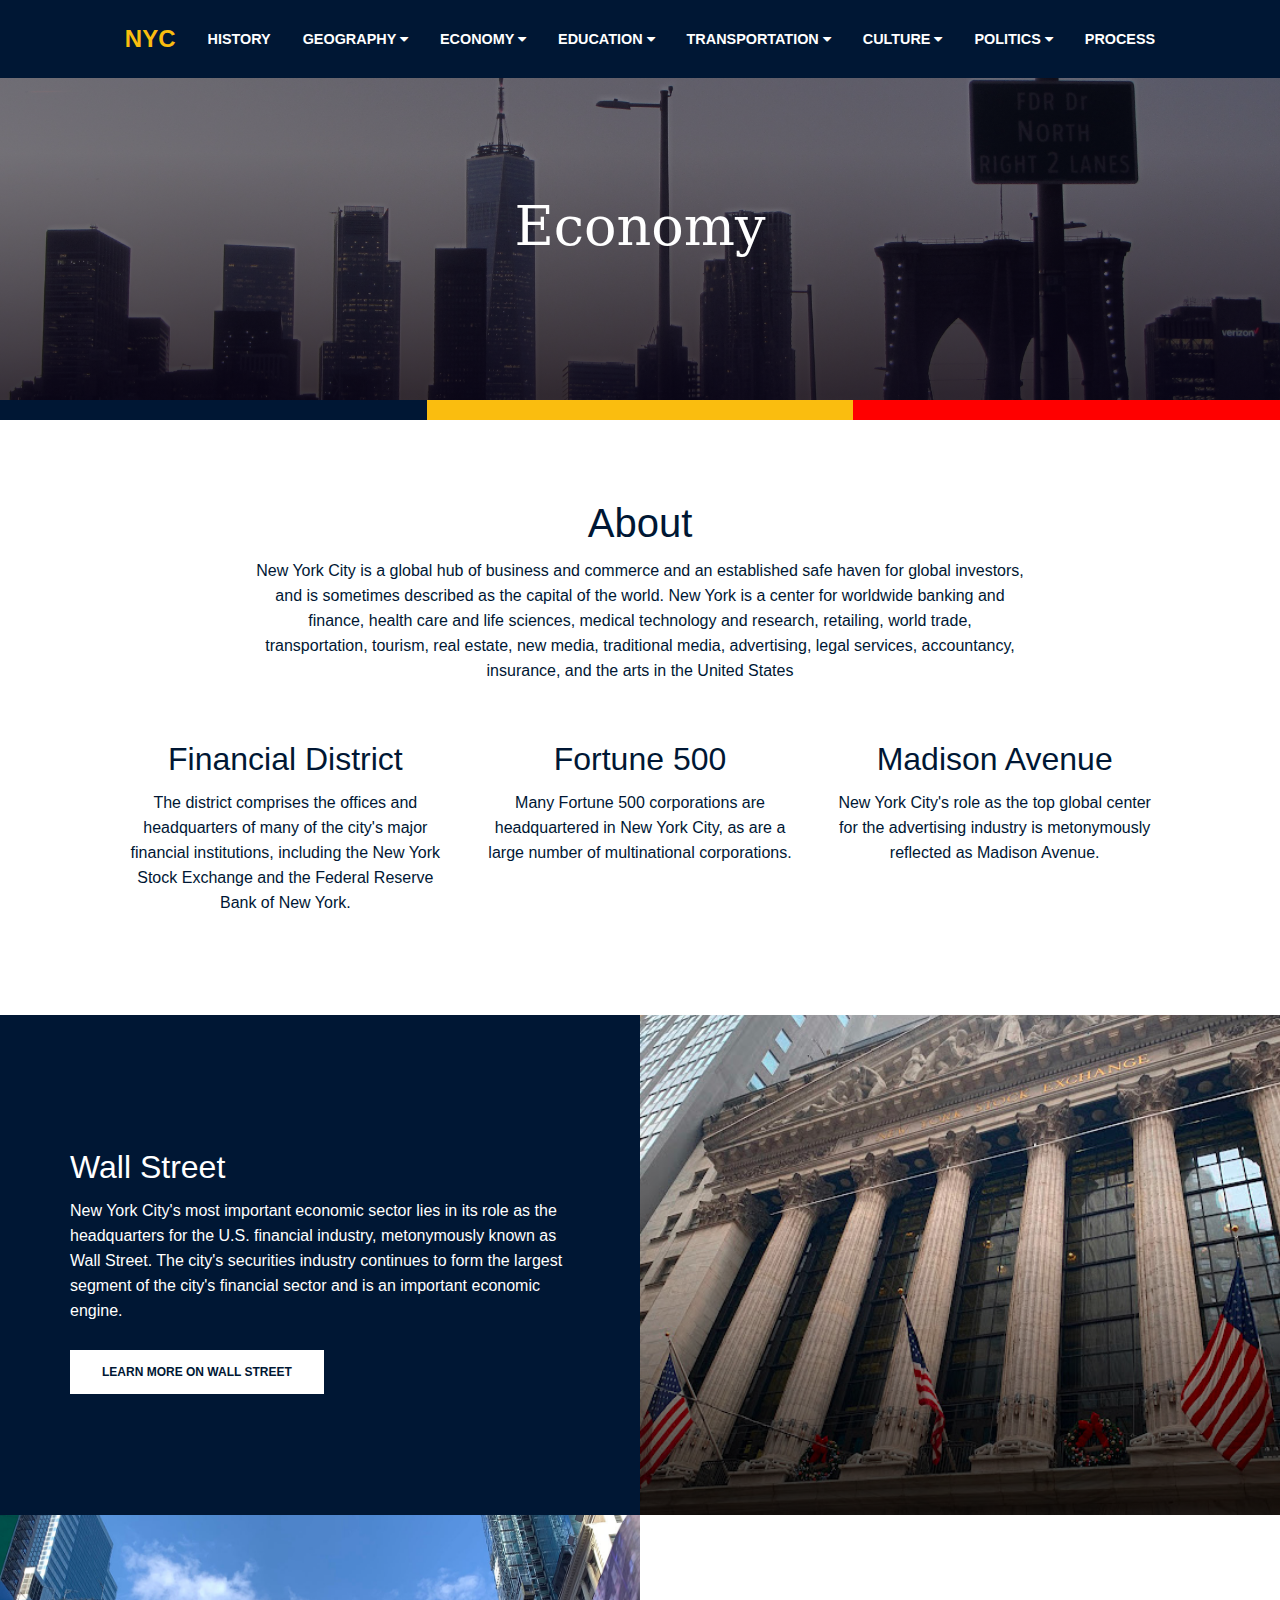
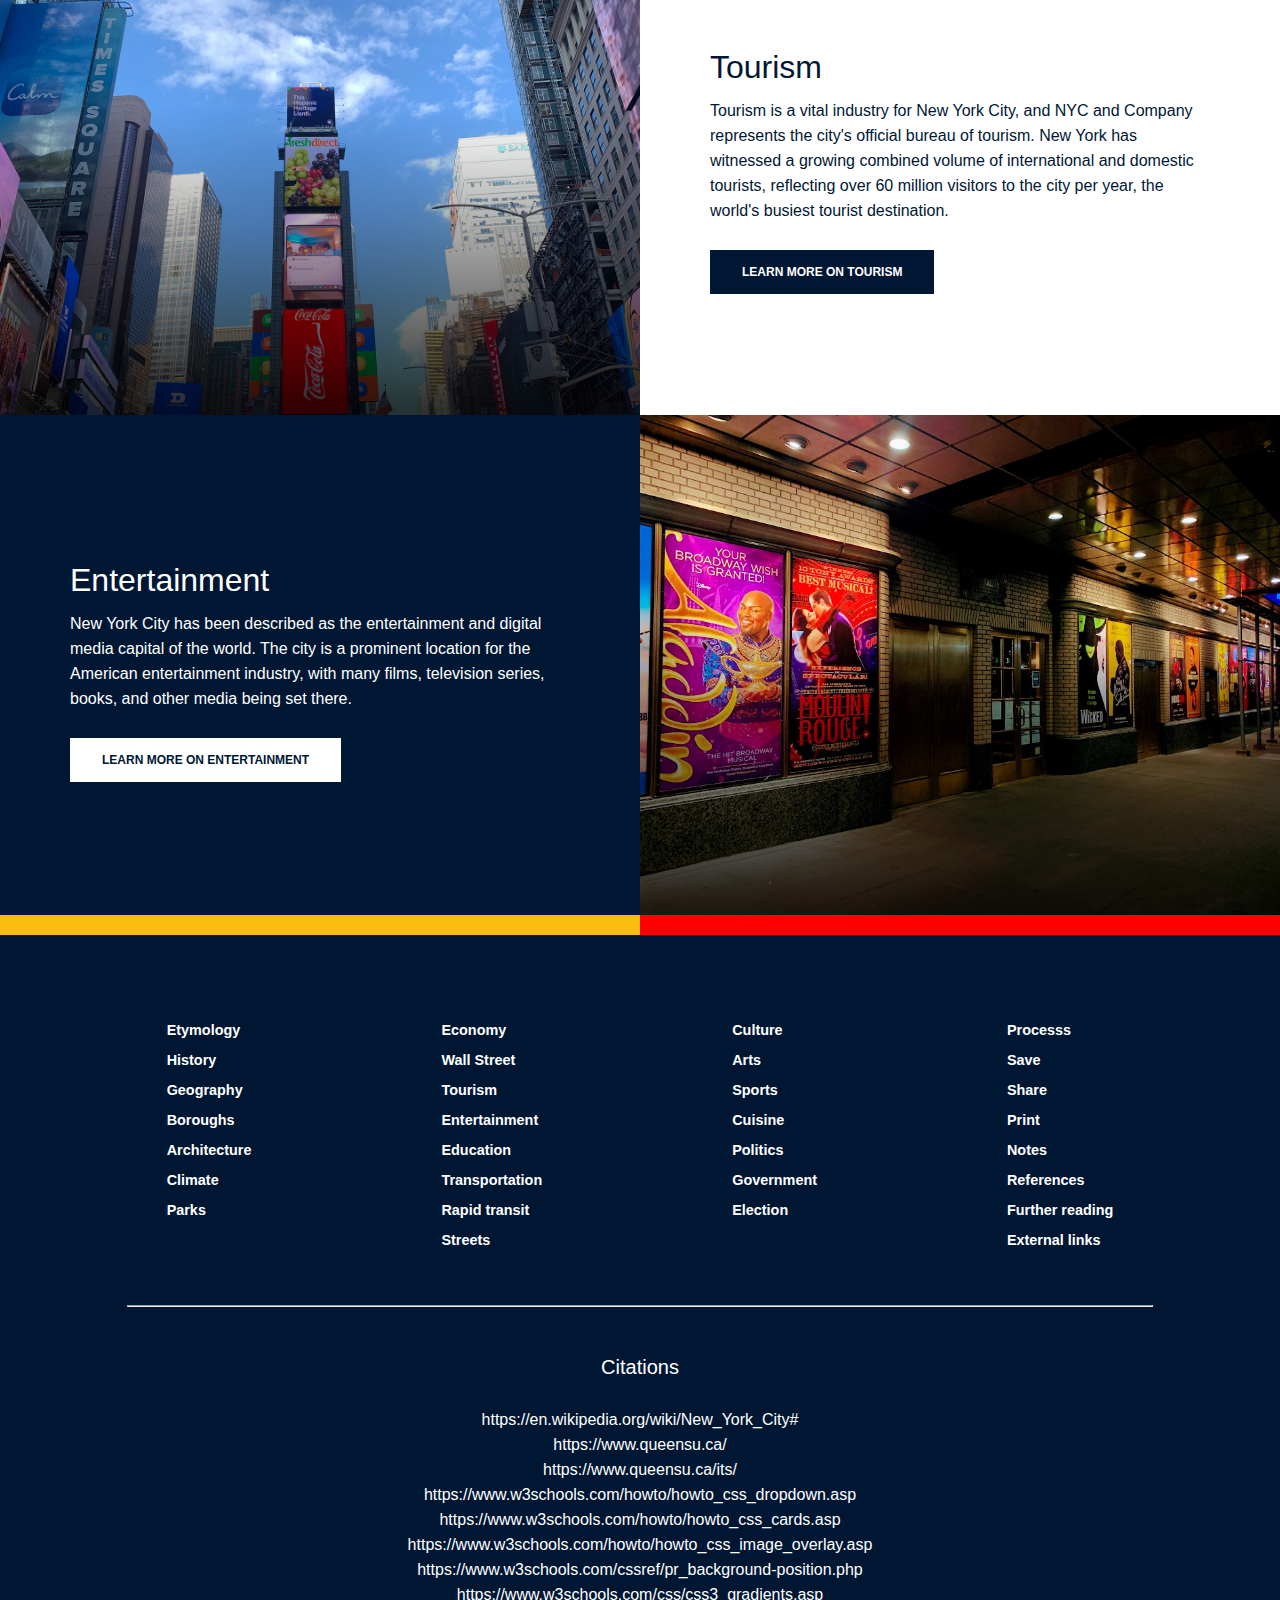
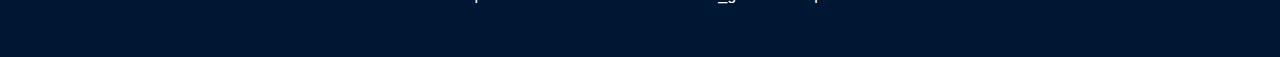
<file: cct360p1/inner.html>
<!doctype html>
<html>
<head>
<meta charset="UTF-8">
<link href="css/reset.css" rel="stylesheet">	
<link href="css/innerstyle.css" rel="stylesheet">
<link rel="stylesheet" href="https://cdnjs.cloudflare.com/ajax/libs/font-awesome/4.7.0/css/font-awesome.min.css">
	
<title>Inner Page</title>
</head>

<body>
	
	<div class="navbar">
		<a href="index.html" class="nav-logo">NYC</a>
  		<a href="#">History</a>
  		<div class="dropdown">
    		<button class="dropbtn">Geography 
      		<i class="fa fa-caret-down"></i>
    		</button>
    		<div class="dropdown-content">
      			<a href="#">The Boroughs</a>
      			<a href="#">Architecture</a>
      			<a href="#">Climate</a>
				<a href="#">Parks</a>
				<a href="#">Military installations</a>
    		</div>
  		</div> 
		<div class="dropdown">
    		<button class="dropbtn">Economy 
      		<i class="fa fa-caret-down"></i>
    		</button>
    		<div class="dropdown-content">
      			<a href="#">Wall Street</a>
      			<a href="#">Tourism</a>
      			<a href="#">Entertainment</a>
    		</div>
  		</div> 
		<div class="dropdown">
    		<button class="dropbtn">Education 
      		<i class="fa fa-caret-down"></i>
    		</button>
    		<div class="dropdown-content">
      			<a href="#">Primary and secondary education</a>
      			<a href="#">Higher education and research</a>
    		</div>
  		</div> 
		<div class="dropdown">
    		<button class="dropbtn">Transportation 
      		<i class="fa fa-caret-down"></i>
    		</button>
    		<div class="dropdown-content">
      			<a href="#">Rapid transit</a>
      			<a href="#">Air</a>
      			<a href="#">Ferries, taxis, and trams</a>
				<a href="#">Cycling network</a>
				<a href="#">Streets and highways</a>
    		</div>
  		</div> 
		<div class="dropdown">
    		<button class="dropbtn">Culture 
      		<i class="fa fa-caret-down"></i>
    		</button>
    		<div class="dropdown-content">
      			<a href="#">Arts</a>
      			<a href="#">Cuisine</a>
      			<a href="#">Parades</a>
				<a href="#">Accent and dialect</a>
				<a href="#">Sports</a>
    		</div>
  		</div> 
		<div class="dropdown">
    		<button class="dropbtn">Politics 
      		<i class="fa fa-caret-down"></i>
    		</button>
    		<div class="dropdown-content">
      			<a href="#">Government</a>
      			<a href="#">Elections</a>
    		</div>
  		</div> 
		<a href="process.html">Process</a>
	</div>
	
	<header>
		<div class="banner-txt">
		<h1 class="pad">Economy</h1>
		</div>
	</header>
	
	<div class="grid-container">
  		<div class="grid-item" style="background-color: var(--blueMain);"></div>
  		<div class="grid-item" style="background-color: var(--yellowMain);"></div>
  		<div class="grid-item" style="background-color: red;"></div>
	</div>
	
	<section class="welcome">
		<div class="welcome-txt">
		<h1 class="pad">About</h1>
		<p>New York City is a global hub of business and commerce and an established safe haven for global investors, and is sometimes described as the capital of the world. New York is a center for worldwide banking and finance, health care and life sciences, medical technology and research, retailing, world trade, transportation, tourism, real estate, new media, traditional media, advertising, legal services, accountancy, insurance, and the arts in the United States
		</p>
		</div>
		
		<div class="welcome-pics">
			<div class="welcome-pic">
				<h3 class="pad">Financial District</h3>
				<p>The district comprises the offices and headquarters of many of the city's major financial institutions, including the New York Stock Exchange and the Federal Reserve Bank of New York.</p>
			</div>
  			<div class="welcome-pic">
				<h3 class="pad">Fortune 500</h3>
				<p>Many Fortune 500 corporations are headquartered in New York City, as are a large number of multinational corporations. </p>
			</div>
  			<div class="welcome-pic">
				<h3 class="pad">Madison Avenue</h3>
				<p>New York City's role as the top global center for the advertising industry is metonymously reflected as Madison Avenue.</p>
			</div>
		</div>
	</section>
	
	<section class="education">
		<div class="education-txt">
			<h3 class="pad">Wall Street</h3>
			<p class="pad" style="padding-bottom: 40px;">
				New York City's most important economic sector lies in its role as the headquarters for the U.S. financial industry, metonymously known as Wall Street. The city's securities industry continues to form the largest segment of the city's financial sector and is an important economic engine.
			</p>
			<a href="#" class="edu-btn">LEARN MORE ON WALL STREET</a>
		</div>
		<div class="edu-img">
			
		</div>
	</section>
	
	<section class="education2">
		<div class="edu-img2">
		</div>
		
		<div class="education-txt2">
			<h3 class="pad">Tourism</h3>
			<p class="pad" style="padding-bottom: 40px;">
				Tourism is a vital industry for New York City, and NYC and Company represents the city's official bureau of tourism. New York has witnessed a growing combined volume of international and domestic tourists, reflecting over 60 million visitors to the city per year, the world's busiest tourist destination. 
			</p>
			<a href="#" class="edu-btn2">LEARN MORE ON TOURISM</a>
		</div>
	</section>
	
	<section class="education">
		<div class="education-txt">
			<h3 class="pad">Entertainment</h3>
			<p class="pad" style="padding-bottom: 40px;">
				New York City has been described as the entertainment and digital media capital of the world. The city is a prominent location for the American entertainment industry, with many films, television series, books, and other media being set there. 
			</p>
			<a href="#" class="edu-btn">LEARN MORE ON ENTERTAINMENT</a>
		</div>
		<div class="edu-img3">
			
		</div>
	</section>
	
	<div class="grid-container2">
  		<div class="grid-item" style="background-color: var(--yellowMain);"></div>
  		<div class="grid-item" style="background-color: red;"></div>
	</div>
	
	<footer>
		<div class="footer-links">
			<div class="footer-nav">
				
				<div class="col1">
					<ul>
						<li><a href="#">Etymology</a></li>
						<li><a href="#">History</a></li>
						<li><a href="#">Geography</a></li>
						<li><a href="#">Boroughs</a></li>
						<li><a href="#">Architecture</a></li>
						<li><a href="#">Climate</a></li>
						<li><a href="#">Parks</a></li>
					</ul>
				</div>
				<div class="col1">
					<ul>
						<li><a href="inner.html">Economy</a></li>
						<li><a href="inner.html">Wall Street</a></li>
						<li><a href="inner.html">Tourism</a></li>
						<li><a href="inner.html">Entertainment</a></li>
						<li><a href="#">Education</a></li>
						<li><a href="#">Transportation</a></li>
						<li><a href="#">Rapid transit</a></li>
						<li><a href="#">Streets</a></li>
					</ul>
				</div>
				<div class="col1">
					<ul>
						<li><a href="#">Culture</a></li>
						<li><a href="#">Arts</a></li>
						<li><a href="#">Sports</a></li>
						<li><a href="#">Cuisine</a></li>
						<li><a href="#">Politics</a></li>
						<li><a href="#">Government</a></li>
						<li><a href="#">Election</a></li>
					</ul>
				</div>
				<div class="col1">
					<ul>
						<li><a href="process.html">Processs</a></li>
						<li><a href="#">Save</a></li>
						<li><a href="#">Share</a></li>
						<li><a href="#">Print</a></li>
						<li><a href="#">Notes</a></li>
						<li><a href="#">References</a></li>
						<li><a href="#">Further reading</a></li>
						<li><a href="#">External links</a></li>
					</ul>
				</div>
			</div>
		
			<hr style="width: 80%; margin: 0 auto;">

			<div class="footer-land">
			<h3>Citations</h3>
			<ul>
				<li><a href="https://en.wikipedia.org/wiki/New_York_City#">https://en.wikipedia.org/wiki/New_York_City#</a></li>
				<li><a href="https://www.queensu.ca">https://www.queensu.ca</a>/</li>
				<li><a href="https://www.queensu.ca/its/">https://www.queensu.ca/its/</a></li>
				<li><a href="https://www.w3schools.com/howto/howto_css_dropdown.asp">https://www.w3schools.com/howto/howto_css_dropdown.asp</a></li>
				<li><a href="https://www.w3schools.com/howto/howto_css_cards.asp">https://www.w3schools.com/howto/howto_css_cards.asp</a></li>
				<li><a href="https://www.w3schools.com/howto/howto_css_image_overlay.asp">https://www.w3schools.com/howto/howto_css_image_overlay.asp</a></li>
				<li><a href="https://www.w3schools.com/cssref/pr_background-position.php">https://www.w3schools.com/cssref/pr_background-position.php</a></li>
				<li><a href="https://www.w3schools.com/css/css3_gradients.asp">https://www.w3schools.com/css/css3_gradients.asp</a></li>
			</ul>
			</div>
		</div>


	</footer>
	
	
</body>
</html>
</file>
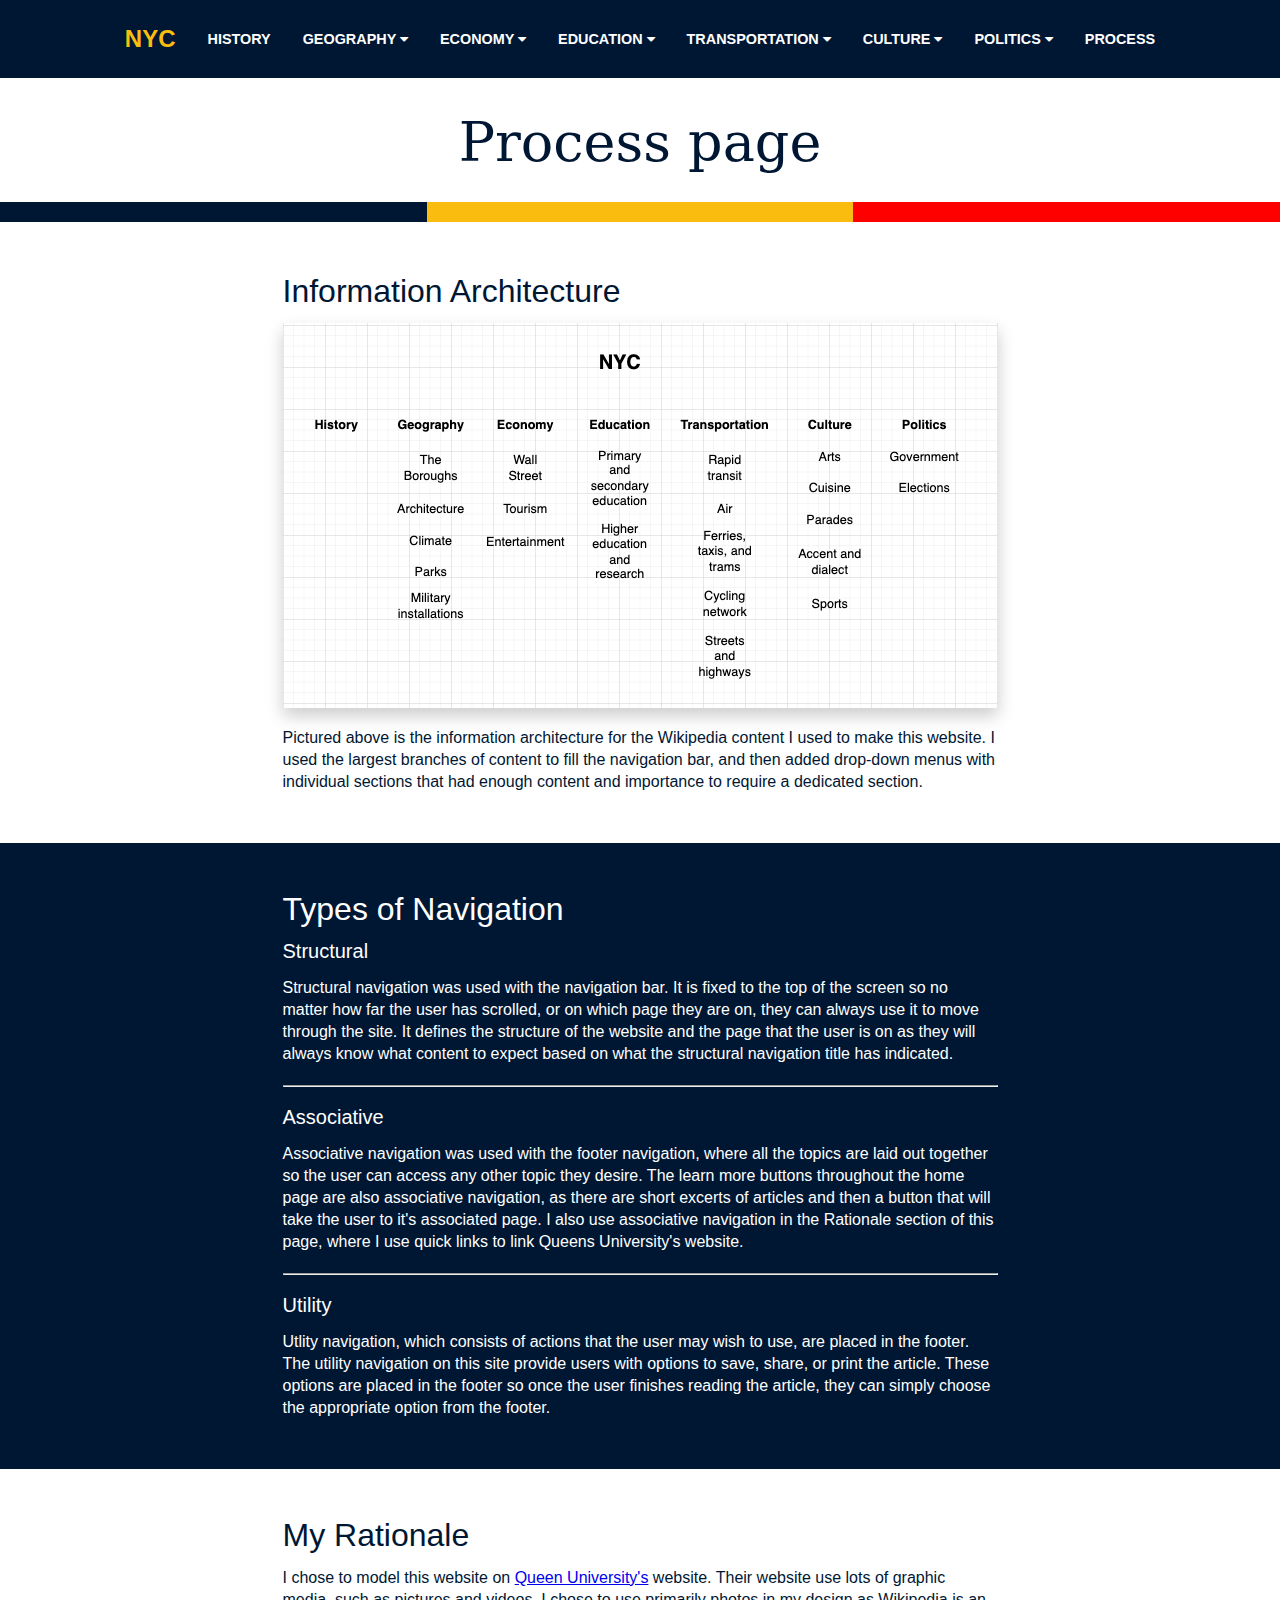
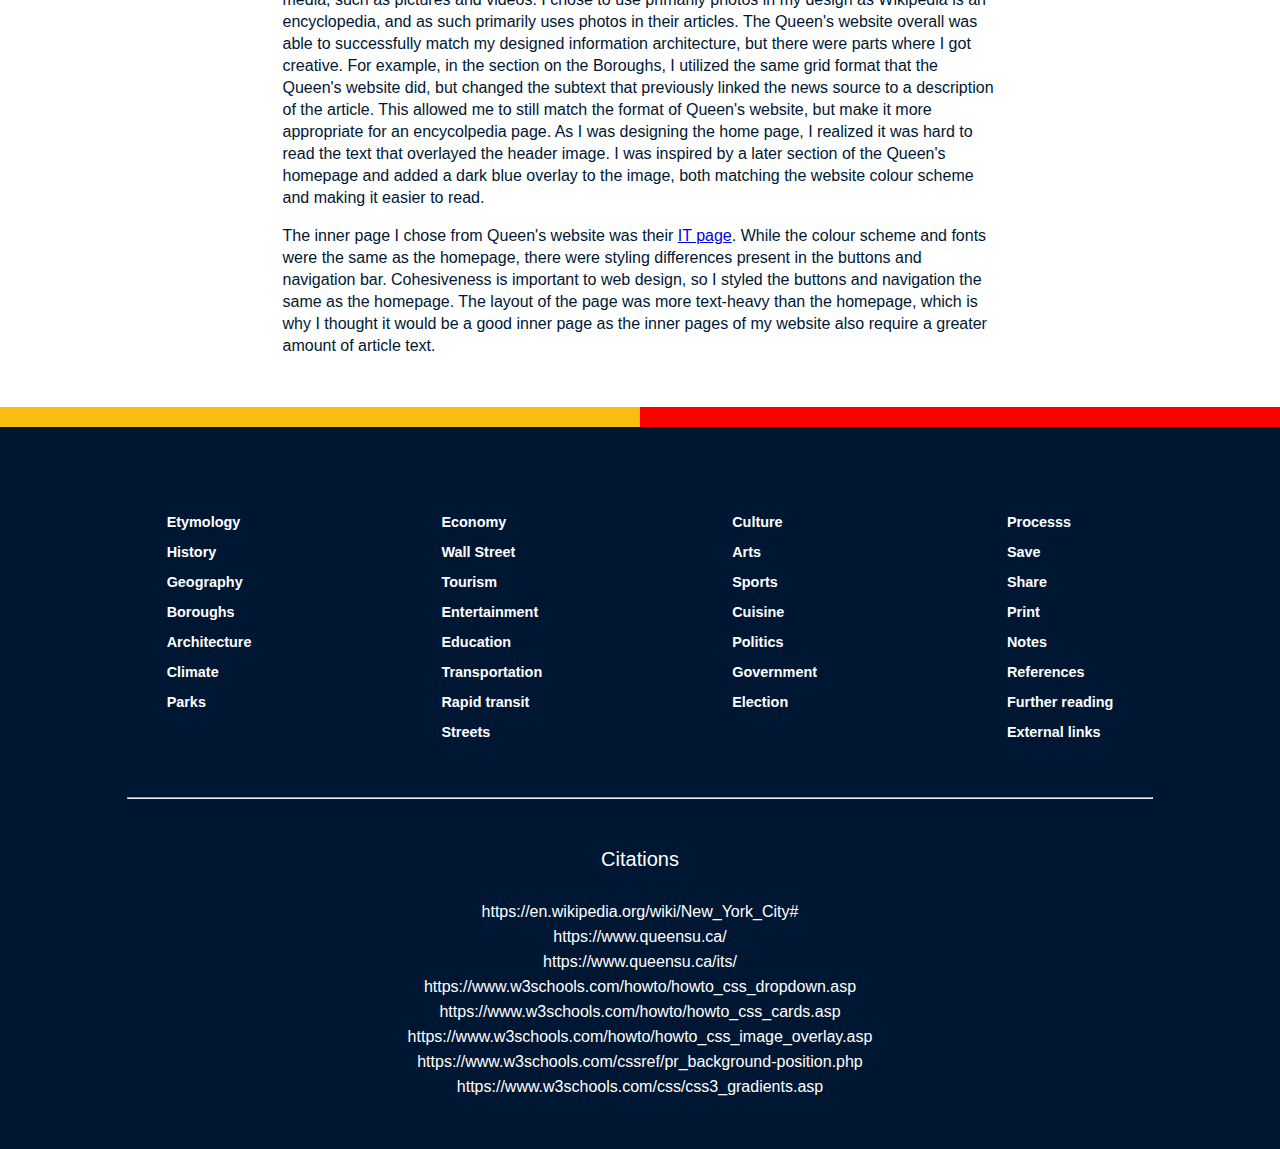
<file: cct360p1/process.html>
<!doctype html>
<html>
<head>
<meta charset="UTF-8">
	
<link href="css/reset.css" rel="stylesheet">	
<link href="css/process.css" rel="stylesheet">
<link rel="stylesheet" href="https://cdnjs.cloudflare.com/ajax/libs/font-awesome/4.7.0/css/font-awesome.min.css">
	
<title>Process Page</title>
</head>

<body>
	<div class="navbar">
		<a href="index.html" class="nav-logo">NYC</a>
  		<a href="#">History</a>
  		<div class="dropdown">
    		<button class="dropbtn">Geography 
      		<i class="fa fa-caret-down"></i>
    		</button>
    		<div class="dropdown-content">
      			<a href="#">The Boroughs</a>
      			<a href="#">Architecture</a>
      			<a href="#">Climate</a>
				<a href="#">Parks</a>
				<a href="#">Military installations</a>
    		</div>
  		</div> 
		<div class="dropdown">
    		<button class="dropbtn">Economy 
      		<i class="fa fa-caret-down"></i>
    		</button>
    		<div class="dropdown-content">
      			<a href="inner.html">Wall Street</a>
      			<a href="inner.html">Tourism</a>
      			<a href="inner.html">Entertainment</a>
    		</div>
  		</div> 
		<div class="dropdown">
    		<button class="dropbtn">Education 
      		<i class="fa fa-caret-down"></i>
    		</button>
    		<div class="dropdown-content">
      			<a href="#">Primary and secondary education</a>
      			<a href="#">Higher education and research</a>
    		</div>
  		</div> 
		<div class="dropdown">
    		<button class="dropbtn">Transportation 
      		<i class="fa fa-caret-down"></i>
    		</button>
    		<div class="dropdown-content">
      			<a href="#">Rapid transit</a>
      			<a href="#">Air</a>
      			<a href="#">Ferries, taxis, and trams</a>
				<a href="#">Cycling network</a>
				<a href="#">Streets and highways</a>
    		</div>
  		</div> 
		<div class="dropdown">
    		<button class="dropbtn">Culture 
      		<i class="fa fa-caret-down"></i>
    		</button>
    		<div class="dropdown-content">
      			<a href="#">Arts</a>
      			<a href="#">Cuisine</a>
      			<a href="#">Parades</a>
				<a href="#">Accent and dialect</a>
				<a href="#">Sports</a>
    		</div>
  		</div> 
		<div class="dropdown">
    		<button class="dropbtn">Politics 
      		<i class="fa fa-caret-down"></i>
    		</button>
    		<div class="dropdown-content">
      			<a href="#">Government</a>
      			<a href="#">Elections</a>
    		</div>
  		</div> 
		<a href="process.html">Process</a>
	</div>
	
	<header>
		<br>
		<h1>Process page</h1>
		<br>
		<br>
		<div class="grid-container">
  		<div class="grid-item" style="background-color: var(--blueMain);"></div>
  		<div class="grid-item" style="background-color: var(--yellowMain);"></div>
  		<div class="grid-item" style="background-color: red;"></div>
	</div>
	</header>
	
	<section class="ia">
		<h3>Information Architecture</h3>
		<br>
		<img src="images/ia.png" alt="">
		<br>
		<br>
		<p>
			Pictured above is the information architecture for the Wikipedia content I used to make this website. I used the largest branches of content to fill the  navigation bar, and then added drop-down menus with individual sections that had enough content and importance to require a dedicated section.
		</p>
	</section>
	
	<section class="navigation">
		<div class="nav-txt">
		<h3>Types of Navigation</h3>
		<br>
		<h5>Structural</h5>
		<br>
		<p> Structural navigation was used with the navigation bar. It is fixed to the top of the screen so no matter how far the user has scrolled, or on which page they are on, they can always use it to move through the site. It defines the structure of the website and the page that the user is on as they will always know what content to expect based on what the structural navigation title has indicated.
		</p>
		<hr>
		<h5>Associative</h5>
		<br>
		<p>Associative navigation was used with the footer navigation, where all the topics are laid out together so the user can access any other topic they desire. The learn more buttons throughout the home page are also associative navigation, as there are short excerts of articles and then a button that will take the user to it's associated page. I also use associative navigation in the Rationale section of this page, where I use quick links to link Queens University's website.
		</p>
		<hr>
		<h5>Utility</h5>
		<br>
		<p>
			Utlity navigation, which consists of actions that the user may wish to use, are placed in the footer. The utility navigation on this site provide users with options to save, share, or print the article. These options are placed in the footer so once the user finishes reading the article, they can simply choose the appropriate option from the footer.
		</p>
		</div>
	</section>
	
	<section class="rationale">
		<h3>My Rationale</h3>
		<br>
		<p>
			I chose to model this website on <a href="https://www.queensu.ca/">Queen University's</a> website. Their website use lots of graphic media, such as pictures and videos. I chose to use primarily photos in my design as Wikipedia is an encyclopedia, and as such primarily uses photos in their articles. The Queen's website overall was able to successfully match my designed information architecture, but there were parts where I got creative. For example, in the section on the Boroughs, I utilized the same grid format that the Queen's website did, but changed the subtext that previously linked the news source to a description of the article. This allowed me to still match the format of Queen's website, but make it more appropriate for an encycolpedia page. As I was designing the home page, I realized it was hard to read the text that overlayed the header image. I was inspired by a later section of the Queen's homepage and added a dark blue overlay to the image, both matching the website colour scheme and making it easier to read.
		</p>
		<br>
		<p>
			The inner page I chose from Queen's website was their <a href="https://www.queensu.ca/its/">IT page</a>. While the colour scheme and fonts were the same as the homepage, there were styling differences present in the buttons and navigation bar. Cohesiveness is important to web design, so I styled the buttons and navigation the same as the homepage. The layout of the page was more text-heavy than the homepage, which is why I thought it would be a good inner page as the inner pages of my website also require a greater amount of article text.
		</p>
	</section>
	
	<div class="grid-container2">
  		<div class="grid-item" style="background-color: var(--yellowMain);"></div>
  		<div class="grid-item" style="background-color: red;"></div>
	</div>
	
	<footer>
		<div class="footer-links">
			<div class="footer-nav">
				
				<div class="col1">
					<ul>
						<li><a href="#">Etymology</a></li>
						<li><a href="#">History</a></li>
						<li><a href="#">Geography</a></li>
						<li><a href="#">Boroughs</a></li>
						<li><a href="#">Architecture</a></li>
						<li><a href="#">Climate</a></li>
						<li><a href="#">Parks</a></li>
					</ul>
				</div>
				<div class="col1">
					<ul>
						<li><a href="inner.html">Economy</a></li>
						<li><a href="inner.html">Wall Street</a></li>
						<li><a href="inner.html">Tourism</a></li>
						<li><a href="inner.html">Entertainment</a></li>
						<li><a href="#">Education</a></li>
						<li><a href="#">Transportation</a></li>
						<li><a href="#">Rapid transit</a></li>
						<li><a href="#">Streets</a></li>
					</ul>
				</div>
				<div class="col1">
					<ul>
						<li><a href="#">Culture</a></li>
						<li><a href="#">Arts</a></li>
						<li><a href="#">Sports</a></li>
						<li><a href="#">Cuisine</a></li>
						<li><a href="#">Politics</a></li>
						<li><a href="#">Government</a></li>
						<li><a href="#">Election</a></li>
					</ul>
				</div>
				<div class="col1">
					<ul>
						<li><a href="process.html">Processs</a></li>
						<li><a href="#">Save</a></li>
						<li><a href="#">Share</a></li>
						<li><a href="#">Print</a></li>
						<li><a href="#">Notes</a></li>
						<li><a href="#">References</a></li>
						<li><a href="#">Further reading</a></li>
						<li><a href="#">External links</a></li>
					</ul>
				</div>
			</div>
		
			<hr style="width: 80%; margin: 0 auto;">

			<div class="footer-land">
			<h3>Citations</h3>
			<ul>
				<li><a href="https://en.wikipedia.org/wiki/New_York_City#">https://en.wikipedia.org/wiki/New_York_City#</a></li>
				<li><a href="https://www.queensu.ca">https://www.queensu.ca</a>/</li>
				<li><a href="https://www.queensu.ca/its/">https://www.queensu.ca/its/</a></li>
				<li><a href="https://www.w3schools.com/howto/howto_css_dropdown.asp">https://www.w3schools.com/howto/howto_css_dropdown.asp</a></li>
				<li><a href="https://www.w3schools.com/howto/howto_css_cards.asp">https://www.w3schools.com/howto/howto_css_cards.asp</a></li>
				<li><a href="https://www.w3schools.com/howto/howto_css_image_overlay.asp">https://www.w3schools.com/howto/howto_css_image_overlay.asp</a></li>
				<li><a href="https://www.w3schools.com/cssref/pr_background-position.php">https://www.w3schools.com/cssref/pr_background-position.php</a></li>
				<li><a href="https://www.w3schools.com/css/css3_gradients.asp">https://www.w3schools.com/css/css3_gradients.asp</a></li>
			</ul>
			</div>
		</div>


	</footer>
	
	
	
</body>
</html>
</file>
<file: cct360p1/css/innerstyle.css>
:root {
	--blueMain: #001734;
	--yellowMain: #fabd0f;
}


.navbar {
 	overflow: visible;
  	background-color: var(--blueMain);
	padding: 13px 0;
	margin-left: auto;
	margin-right: auto;
	display: flex;
	justify-content: center;
	align-content: center;
	align-items: center;
	position: fixed;
	top: 0;
	width: 100%;
	z-index: 100;

}

.navbar a {
  float: left;
  color: white;
  text-align: center;
  padding: 14px 16px;
  text-decoration: none;
	
	font-family: Gotham, "Helvetica Neue", Helvetica, Arial, "sans-serif";
	font-size: 0.9em;
	text-transform: uppercase;
	font-weight: 900;
}

.navbar > .nav-logo {
	font-size: 1.5em;
	color: var(--yellowMain);
		float: left;
}

.dropdown {
  float: left;
  overflow: hidden;
}

.dropdown .dropbtn {
  border: none;
  outline: none;
  color: white;
  padding: 14px 16px;
  background-color: inherit;
  margin: 0;
	
	font-family: Gotham, "Helvetica Neue", Helvetica, Arial, "sans-serif";
	font-size: 0.9em;
	text-transform: uppercase;
	font-weight: 900;
	
}

.navbar a:not(.nav-logo):hover, .dropdown:hover .dropbtn {
  border-bottom: var(--yellowMain) solid 3px;

}

.navbar > .nav-logo:hover {
  outline: 3px solid var(--yellowMain);
}

.dropdown-content {
  display: none;
  position: absolute;
  background-color: var(--blueMain);
  min-width: 160px;
  box-shadow: 0px 8px 16px 0px rgba(0,0,0,0.2);
  z-index: 1;
}

.dropdown-content a {
  float: none;
  color: white;
  padding: 12px 16px;
  text-decoration: none;
  display: block;
  text-align: left;
}


.dropdown:hover .dropdown-content {
  display: block;
}

.pad {
	padding-bottom: 15px;
}

header {
	background-image: linear-gradient(360deg,rgba(5,0,20,0.8) 1.38%,rgba(5,0,20,0.5) 61.65%), url("../images/skyline.JPG");
	background-repeat: no-repeat;
	background-size: cover;
	background-position: center;
	width: 100%;
	height: 400px;
	color: white;
}

.banner-txt{
	position: relative;
	top: 200px;
	width: 80%;
	margin: 0 auto;
	text-align: center;
}

.welcome {
	text-align: center;
	color: var(--blueMain);
	width: 80%;
	margin: 0 auto;
	padding-top: 80px;
}

header h1 {
	font-size: 54px;
	font-family: Constantia, "Lucida Bright", "DejaVu Serif", Georgia, "serif";
}

.welcome h1 {
	font-size: 40px;
	font-family: Gotham, "Helvetica Neue", Helvetica, Arial, "sans-serif";
	font-weight: 500;
}

.welcome h3, .education h3, .education2 h3{
	font-family: Gotham, "Helvetica Neue", Helvetica, Arial, "sans-serif";
	font-size: 32px;
	font-weight: 500;
}

.experiences-block p, .education-txt p, .education-txt2 p, .community p, .banner p, .welcome p {
	font-family: Gotham, "Helvetica Neue", Helvetica, Arial, "sans-serif";
	padding-bottom: 20px;
	line-height: 25px;
}

.welcome-txt {
	width: 75%;
	margin: 0 auto;
}

.welcome-pics {
	padding-top: 40px;
	padding-bottom: 80px;
	display: flex;
	gap: 40px;
	margin: 0 auto;
	justify-content: center;
}

.welcome-pic {
	max-width: 350px;
	width: 350px;
}

.education {
	display: flex;
	background-color: var(--blueMain);
	color: white;
}

.edu-img{
	background-image: linear-gradient(360deg,rgba(0,0,0,0.8) 1.38%,rgba(0,0,0,0) 61.65%), url("../images/stockexchange.jpeg");
	background-repeat: no-repeat;
	background-size: cover;
	background-position: center;
	width: 50%;
	height: 500px;
}

.edu-img2{
	background-image: linear-gradient(360deg,rgba(0,0,0,0.8) 1.38%,rgba(0,0,0,0) 61.65%), url("../images/timesquare.jpg");
	background-repeat: no-repeat;
	background-size: cover;
	background-position: center;
	width: 50%;
	height: 500px;
}

.edu-img3{
	background-image: linear-gradient(360deg,rgba(0,0,0,0.8) 1.38%,rgba(0,0,0,0) 61.65%), url("../images/broadway.jpeg");
	background-repeat: no-repeat;
	background-size: cover;
	background-position: center;
	width: 50%;
	height: 500px;
}

.education-txt, .education-txt2 {
	width: 50%;
	margin: auto;
}

.education-txt p, .education-txt h3, .education-txt2 p, .education-txt2 h3 {
	padding-left: 70px;
	padding-right: 70px;
}

.edu-btn {
	background-color: white;
	border: none;
	color: var(--blueMain);
	padding: 15px 32px;
	text-align: center;
	text-decoration: none;
	margin: 4px 2px;
	font-family: Gotham, "Helvetica Neue", Helvetica, Arial, "sans-serif";
	font-size: 12px;
	font-weight: 800;
	margin-left: 70px;
}

.education2 {
	display: flex;
	background-color: white;
	color: var(--blueMain);
}

.edu-btn2 {
	background-color: var(--blueMain);
	border: none;
	color: white;
	padding: 15px 32px;
	text-align: center;
	text-decoration: none;
	margin: 4px 2px;
	font-family: Gotham, "Helvetica Neue", Helvetica, Arial, "sans-serif";
	font-size: 12px;
	font-weight: 800;
	margin-left: 70px;
}

.edu-btn:hover {
	background-color: var(--yellowMain);	
	transition: background-color 0.3s linear;
}

.edu-btn2:hover {
	color: var(--mainBlue);
	background-color: var(--yellowMain);	
	transition: background-color 0.3s linear;
}

.education-txt:hover h3 {
	color: var(--yellowMain);
	transition: color 0.3s linear;
}

.education-txt2:hover h3 {
	color: #0b66a3;
	transition: color 0.3s linear;
}

.grid-container2 {
    display: inline-grid;
	grid-template-columns: auto auto;
	width: 100%;
	margin-bottom: 0px;
}

.grid-container {
    display: inline-grid;
	grid-template-columns: auto auto auto;
	width: 100%;
	margin-bottom: 0px;
}

.grid-item {
	width: auto;
	height: 20px;
}

.footer-links {
	background-color: var(--blueMain);
	padding-top: 30px;
	
}

.footer-nav ul li {
	color: white;
	font-family: Gotham, "Helvetica Neue", Helvetica, Arial, "sans-serif";
	font-size: 0.9em;
	font-weight: 800;
}

.footer-nav ul li a {
	color: #fff;
	text-decoration: none;
	padding: 10px 20px;
}

.footer-nav ul li a:hover {
	text-decoration: underline;
	color: var(--yellowMain);
}

.footer-nav {
	padding-top: 50px;
	display: flex;
	align-items: baseline;
	margin: 0 auto;
	justify-content: center;
	gap: 150px;
	line-height: 30px;
	padding-bottom: 50px;
}

footer {
	margin-top: -3px;
}

.footer-land {
	color: white;
	text-align: center;
	position: relative;
	width: 80%;
	margin: 0 auto;
	padding: 50px;
}

.footer-land h3 {
	font-family: Gotham, "Helvetica Neue", Helvetica, Arial, "sans-serif";
	font-size: 1.25em;
	padding-bottom: 30px;
	font-weight: 500;
}

.footer-land li, .footer-land a {
	font-family: Gotham, "Helvetica Neue", Helvetica, Arial, "sans-serif";
	font-size: 01em;
	font-weight: 500;
	line-height: 25px;
	color: white;
	text-decoration: none;
}

.footer-land a:hover {
	text-decoration: underline;
	color: var(--yellowMain);
}
</file>
<file: cct360p1/css/process.css>
:root {
	--blueMain: #001734;
	--yellowMain: #fabd0f;
}


.navbar {
  	overflow: visible;
  	background-color: var(--blueMain);
	padding: 13px 0;
	margin-left: auto;
	margin-right: auto;
	display: flex;
	justify-content: center;
	align-content: center;
	align-items: center;
	position: fixed;
	top: 0;
	width: 100%;
	z-index: 100;
}

.navbar a {
  float: left;
  color: white;
  text-align: center;
  padding: 14px 16px;
  text-decoration: none;
	
	font-family: Gotham, "Helvetica Neue", Helvetica, Arial, "sans-serif";
	font-size: 0.9em;
	text-transform: uppercase;
	font-weight: 900;
}

.navbar > .nav-logo {
	font-size: 1.5em;
	color: var(--yellowMain);
		float: left;
}

.dropdown {
  float: left;
  overflow: hidden;
}

.dropdown .dropbtn {
  border: none;
  outline: none;
  color: white;
  padding: 14px 16px;
  background-color: inherit;
  margin: 0;
	
	font-family: Gotham, "Helvetica Neue", Helvetica, Arial, "sans-serif";
	font-size: 0.9em;
	text-transform: uppercase;
	font-weight: 900;
	
}

.navbar a:not(.nav-logo):hover, .dropdown:hover .dropbtn {
  border-bottom: var(--yellowMain) solid 3px;

}

.navbar > .nav-logo:hover {
  outline: 3px solid var(--yellowMain);
}

.dropdown-content {
  display: none;
  position: absolute;
  background-color: var(--blueMain);
  min-width: 160px;
  box-shadow: 0px 8px 16px 0px rgba(0,0,0,0.2);
  z-index: 1;
}

.dropdown-content a {
  float: none;
  color: white;
  padding: 12px 16px;
  text-decoration: none;
  display: block;
  text-align: left;
}


.dropdown:hover .dropdown-content {
  display: block;
}

.grid-container {
    display: inline-grid;
	grid-template-columns: auto auto auto;
	width: 100%;
}

.grid-container2 {
    display: inline-grid;
	grid-template-columns: auto auto;
	width: 100%;
	margin-bottom: 0px;
}

.grid-item {
	width: auto;
	height: 20px;
}

.pad {
	padding-bottom: 15px;
}

h1 {
	font-size: 54px;
	font-family: Constantia, "Lucida Bright", "DejaVu Serif", Georgia, "serif";
	color: var(--blueMain);
}

h3 {
	font-size: 32px;
	font-family:Gotham, "Helvetica Neue", Helvetica, Arial, "sans-serif";
	
	font-weight: 500;
}

h5 {
	font-size: 20px;
	font-family:Gotham, "Helvetica Neue", Helvetica, Arial, "sans-serif";
}

p {
	font-family: Gotham, "Helvetica Neue", Helvetica, Arial, "sans-serif";
	line-height: 22px;
	
}

header {
	text-align: center;
	padding-top: 100px;
}

.ia, .rationale {
	width: 70%;
	margin: 0 auto;
	max-width: 715px;
	padding-bottom: 50px;
	padding-top: 50px;
	color:var(--blueMain);
}

img {
	box-shadow: 0 8px 16px 0 rgba(0,0,0,0.2);
}

.navigation {
	background-color: var(--blueMain);
	color: white;
	width: 100%;
	padding-top: 50px;
	padding-bottom: 50px;
}

.nav-txt {
	width: 70%;
	margin: 0 auto;
	max-width: 715px;
}

hr {
	margin: 20px 0;
}


.footer-links {
	background-color: var(--blueMain);
	padding-top: 30px;
	
}

.footer-nav ul li {
	color: white;
	font-family: Gotham, "Helvetica Neue", Helvetica, Arial, "sans-serif";
	font-size: 0.9em;
	font-weight: 800;
}

.footer-nav ul li a {
	color: #fff;
	text-decoration: none;
	padding: 10px 20px;
}

.footer-nav ul li a:hover {
	text-decoration: underline;
	color: var(--yellowMain);
}

.footer-nav {
	padding-top: 50px;
	display: flex;
	align-items: baseline;
	margin: 0 auto;
	justify-content: center;
	gap: 150px;
	line-height: 30px;
	padding-bottom: 50px;
}

footer {
	margin-top: -3px;
}

.footer-land {
	color: white;
	text-align: center;
	position: relative;
	width: 80%;
	margin: 0 auto;
	padding: 50px;
}

.footer-land h3 {
	font-family: Gotham, "Helvetica Neue", Helvetica, Arial, "sans-serif";
	font-size: 1.25em;
	padding-bottom: 30px;
	font-weight: 500;
}

.footer-land li, .footer-land a {
	font-family: Gotham, "Helvetica Neue", Helvetica, Arial, "sans-serif";
	font-size: 01em;
	font-weight: 500;
	line-height: 25px;
	color: white;
	text-decoration: none;
}

.footer-land a:hover {
	text-decoration: underline;
	color: var(--yellowMain);
}
</file>
